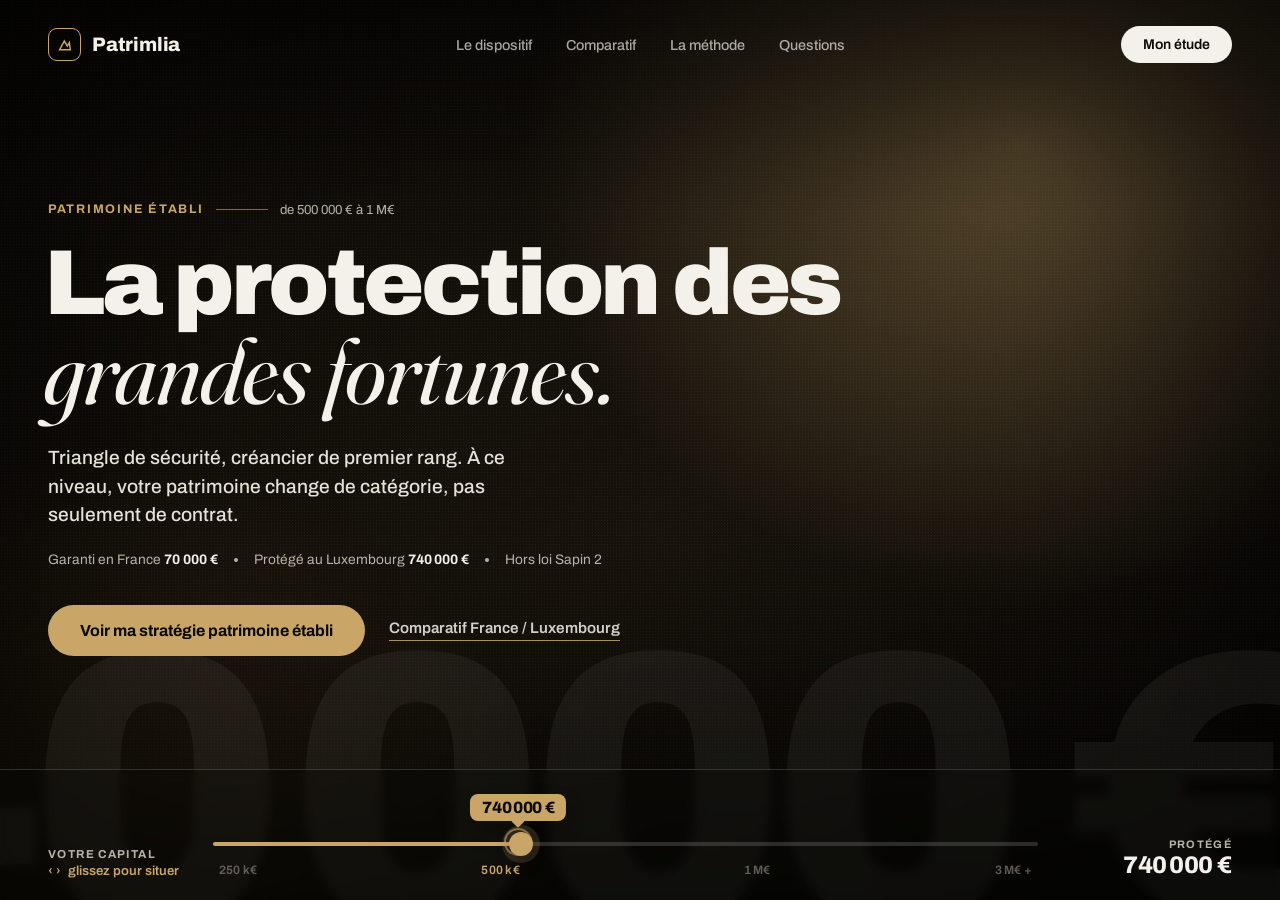
<file: blocks/hero-slider.html>
<!doctype html><html lang="fr"><head><meta charset="utf-8"><meta name="viewport" content="width=device-width,initial-scale=1"><title>Patrimlia</title>
<link rel="preconnect" href="https://fonts.googleapis.com"><link rel="preconnect" href="https://fonts.gstatic.com" crossorigin>
<link rel="stylesheet" href="https://fonts.googleapis.com/css2?family=Archivo:wght@500;600;700;800;900&family=Fraunces:opsz,wght@9..144,400;9..144,500&display=swap">
<style>
:root{
  --paper:#f4f1ea; --mut:#b9b2a6; --line:rgba(244,241,234,.16);
  --gold:#caa568; --arch:"Archivo",system-ui,sans-serif; --fr:"Fraunces",Georgia,serif;
}
*{box-sizing:border-box;margin:0}
html,body{height:100%}
body{font-family:var(--arch);background:#0b0a09;color:var(--paper);-webkit-font-smoothing:antialiased;overflow-x:hidden}
.stage{position:relative;min-height:100vh;display:flex;flex-direction:column;overflow:hidden}

.grade{position:absolute;inset:0;z-index:0;opacity:0;transition:opacity 1s ease}
.grade.on{opacity:1}
.g0{background:
  radial-gradient(70% 90% at 78% 18%,rgba(39,148,96,.42),transparent 58%),
  radial-gradient(60% 80% at 12% 92%,rgba(12,60,40,.6),transparent 60%),
  linear-gradient(135deg,#07130d,#0a1b12 55%,#06100b)}
.g1{background:
  radial-gradient(70% 90% at 80% 16%,rgba(202,165,104,.38),transparent 56%),
  radial-gradient(55% 75% at 10% 95%,rgba(60,45,20,.6),transparent 60%),
  linear-gradient(135deg,#0c0a07,#17120b 55%,#0a0806)}
.g2{background:
  radial-gradient(70% 90% at 80% 16%,rgba(120,150,210,.4),transparent 56%),
  radial-gradient(55% 80% at 8% 95%,rgba(20,34,66,.7),transparent 60%),
  linear-gradient(135deg,#070a12,#0c1220 55%,#060910)}
.g3{background:
  radial-gradient(70% 90% at 80% 16%,rgba(176,86,60,.4),transparent 56%),
  radial-gradient(55% 80% at 8% 95%,rgba(70,30,24,.65),transparent 60%),
  linear-gradient(135deg,#120807,#1e0d0a 55%,#0d0605)}
.grain{position:absolute;inset:0;z-index:1;pointer-events:none;opacity:.055;
  background-image:radial-gradient(rgba(255,255,255,.9) .5px,transparent .5px);background-size:3px 3px}
.vig{position:absolute;inset:0;z-index:1;pointer-events:none;
  box-shadow:inset 0 0 240px 60px rgba(0,0,0,.6);background:linear-gradient(180deg,rgba(0,0,0,.35),transparent 24%,transparent 60%,rgba(0,0,0,.6))}

.ghost{position:absolute;z-index:1;right:-2vw;bottom:-5vh;font-family:var(--arch);font-weight:900;
  font-size:30vw;line-height:.8;letter-spacing:-.04em;color:rgba(244,241,234,.05);
  font-variant-numeric:tabular-nums;white-space:nowrap;pointer-events:none;user-select:none;
  animation:floaty 9s ease-in-out infinite alternate}
@keyframes floaty{from{transform:translateY(0)}to{transform:translateY(-14px)}}

.wrap{width:100%;max-width:1320px;margin:0 auto;padding-inline:48px;position:relative;z-index:3}
nav{display:flex;align-items:center;justify-content:space-between;padding-block:26px}
.brand{display:flex;align-items:center;gap:11px;font-weight:800;font-size:1.22rem;letter-spacing:-0.01em}
.brand .mk{width:33px;height:33px;border-radius:9px;border:1px solid var(--gold);display:grid;place-items:center}
.brand .mk svg{width:16px;height:16px;color:var(--gold)}
.links{display:flex;gap:34px}
.links a{font-size:.9rem;font-weight:500;color:var(--paper);opacity:.68;text-decoration:none}
.links a:hover{opacity:1}
.navcta{font-size:.88rem;font-weight:600;color:#0b0a09;background:var(--paper);border-radius:999px;padding:11px 22px;text-decoration:none}

.content{flex:1;display:flex;flex-direction:column;justify-content:center;padding-block:20px}
.anim{opacity:0;transform:translateY(16px);animation:rise .8s cubic-bezier(.2,.7,.2,1) forwards}
@keyframes rise{to{opacity:1;transform:none}}
.kicker{display:flex;align-items:center;gap:12px;margin-bottom:22px;animation-delay:.05s}
.kicker .seg{font-size:.78rem;font-weight:700;letter-spacing:.14em;text-transform:uppercase;color:var(--gold)}
.kicker .ln{height:1px;width:52px;background:var(--gold);opacity:.6}
.kicker .cap{font-size:.82rem;color:var(--mut);font-variant-numeric:tabular-nums}
h1{font-family:var(--arch);font-weight:900;letter-spacing:-0.035em;line-height:.96;
  font-size:clamp(2.8rem,7.2vw,6.6rem);max-width:15ch;margin-left:-4px;animation-delay:.12s}
h1 .thin{font-family:var(--fr);font-weight:400;font-style:italic;letter-spacing:-.01em}
.sub{margin-top:26px;font-size:clamp(1.05rem,1.5vw,1.3rem);line-height:1.5;color:#e6e1d6;max-width:46ch;font-weight:500;animation-delay:.2s}
.statline{margin-top:22px;display:flex;align-items:center;gap:16px;font-size:.86rem;color:var(--mut);flex-wrap:wrap;animation-delay:.28s}
.statline b{color:var(--paper);font-weight:700;font-variant-numeric:tabular-nums}
.statline .dot{width:4px;height:4px;border-radius:50%;background:var(--mut)}
.actions{margin-top:38px;display:flex;align-items:center;gap:24px;flex-wrap:wrap;animation-delay:.36s}
.btn{font-size:1rem;font-weight:700;color:#0b0a09;background:var(--gold);border:none;border-radius:999px;padding:17px 32px;text-decoration:none;cursor:pointer;transition:.18s}
.btn:hover{background:#dab878}
.ghostlink{font-size:.95rem;font-weight:600;color:var(--paper);opacity:.85;text-decoration:none;border-bottom:1px solid var(--gold);padding-bottom:4px}
.ghostlink:hover{opacity:1}

/* controle */
.control{position:relative;z-index:3;border-top:1px solid var(--line);background:rgba(10,9,8,.34);backdrop-filter:blur(5px)}
.control .wrap{display:flex;align-items:flex-end;gap:34px;padding-block:20px 22px}
.clab{display:flex;flex-direction:column;gap:3px;white-space:nowrap}
.clab .t{font-size:.72rem;font-weight:700;letter-spacing:.12em;text-transform:uppercase;color:var(--mut)}
.clab .hint{font-size:.82rem;font-weight:600;color:var(--gold);display:flex;align-items:center;gap:7px;transition:opacity .4s}
.clab .hint .ar{display:inline-flex;animation:swish 1.5s ease-in-out infinite}
@keyframes swish{0%,100%{transform:translateX(-3px)}50%{transform:translateX(3px)}}
.sld{position:relative;flex:1;min-width:0;padding-top:52px}
.bubble{position:absolute;top:4px;left:12%;transform:translateX(-50%);display:flex;flex-direction:column;align-items:center;gap:2px;pointer-events:none;transition:left .12s ease}
.bubble .bv{font-size:1.02rem;font-weight:800;letter-spacing:-.02em;font-variant-numeric:tabular-nums;background:var(--gold);color:#0b0a09;padding:5px 12px;border-radius:8px;box-shadow:0 10px 24px -8px rgba(0,0,0,.7);white-space:nowrap}
.bubble .bv::after{content:"";position:absolute;left:50%;bottom:-5px;transform:translateX(-50%) rotate(45deg);width:9px;height:9px;background:var(--gold)}
.bubble.nudge{animation:bob 1.6s ease-in-out infinite}
@keyframes bob{0%,100%{transform:translateX(-50%) translateY(0)}50%{transform:translateX(-50%) translateY(-6px)}}
.track{position:relative;height:4px;background:rgba(244,241,234,.16);border-radius:3px}
.tfill{position:absolute;left:0;top:0;height:100%;background:var(--gold);border-radius:3px;width:12%;transition:width .12s}
input[type=range]{position:absolute;top:calc(52px - 13px);left:0;width:100%;height:30px;margin:0;background:transparent;-webkit-appearance:none;appearance:none;cursor:grab}
input[type=range]:active{cursor:grabbing}
input[type=range]::-webkit-slider-thumb{-webkit-appearance:none;appearance:none;width:24px;height:24px;border-radius:50%;background:var(--gold);box-shadow:0 0 0 7px rgba(202,165,104,.16),0 6px 16px -4px rgba(0,0,0,.7);cursor:grab}
input[type=range]::-moz-range-thumb{width:24px;height:24px;border:none;border-radius:50%;background:var(--gold);box-shadow:0 0 0 7px rgba(202,165,104,.16)}
.ring{position:absolute;top:52px;left:12%;width:24px;height:24px;border-radius:50%;transform:translate(-50%,-50%);pointer-events:none;box-shadow:0 0 0 2px rgba(202,165,104,.6);animation:pulse 1.8s ease-out infinite;transition:left .12s}
@keyframes pulse{0%{box-shadow:0 0 0 2px rgba(202,165,104,.55)}70%{box-shadow:0 0 0 16px rgba(202,165,104,0)}100%{box-shadow:0 0 0 16px rgba(202,165,104,0)}}
.marks{display:flex;justify-content:space-between;margin-top:16px}
.mark{font-size:.76rem;font-weight:600;color:var(--mut);opacity:.5;letter-spacing:.02em;cursor:pointer;transition:.2s;background:none;border:none;font-family:var(--arch)}
.mark.on{color:var(--gold);opacity:1}
.cnow{display:flex;flex-direction:column;align-items:flex-end;gap:2px;white-space:nowrap;min-width:160px}
.cnow .t{font-size:.68rem;font-weight:700;letter-spacing:.12em;text-transform:uppercase;color:var(--mut)}
.cnow .v{font-size:1.5rem;font-weight:800;letter-spacing:-.02em;font-variant-numeric:tabular-nums}

@media(max-width:1024px){.links{display:none}}
@media(max-width:720px){.wrap{padding-inline:24px}.control .wrap{flex-wrap:wrap;gap:14px 20px}.cnow{min-width:0;align-items:flex-start;order:-1}.ghost{font-size:46vw}.sld{flex-basis:100%}}
</style></head>
<body>
<section class="stage">
  <div class="grade g0 on"></div><div class="grade g1"></div><div class="grade g2"></div><div class="grade g3"></div>
  <div class="grain"></div><div class="vig"></div>
  <div class="ghost" id="ghost">500 000 €</div>

  <nav class="wrap">
    <span class="brand"><span class="mk"><svg viewBox="0 0 24 24" fill="none" stroke="currentColor" stroke-width="2.2"><path d="M4 19l7-13 4.5 7.5 3-5L20 19z"/></svg></span>Patrimlia</span>
    <div class="links"><a href="#">Le dispositif</a><a href="#">Comparatif</a><a href="#">La méthode</a><a href="#">Questions</a></div>
    <a class="navcta" href="#">Mon étude</a>
  </nav>

  <div class="wrap content">
    <div class="kicker anim"><span class="seg" id="seg">Patrimoine établi</span><span class="ln"></span><span class="cap" id="capk">de 500 000 € à 1 M€</span></div>
    <h1 class="anim" id="h1">La protection des <span class="thin">grandes fortunes.</span></h1>
    <p class="sub anim" id="sub">Triangle de sécurité, créancier de premier rang. À ce niveau, votre patrimoine change de catégorie, pas seulement de contrat.</p>
    <div class="statline anim">
      <span>Garanti en France <b>70 000 €</b></span><span class="dot"></span>
      <span>Protégé au Luxembourg <b id="prot">500 000 €</b></span><span class="dot"></span>
      <span>Hors loi Sapin 2</span>
    </div>
    <div class="actions anim">
      <a class="btn" id="cta" href="#strategie-500k">Voir ma stratégie patrimoine établi</a>
      <a class="ghostlink" href="#comparatif">Comparatif France / Luxembourg</a>
    </div>
  </div>

  <div class="control"><div class="wrap">
    <div class="clab">
      <span class="t">Votre capital</span>
      <span class="hint" id="hint"><span class="ar">‹ ›</span> glissez pour situer</span>
    </div>
    <div class="sld">
      <div class="bubble nudge" id="bubble"><span class="bv" id="bv">500 000 €</span></div>
      <div class="ring" id="ring"></div>
      <div class="track"><div class="tfill" id="tfill"></div></div>
      <input type="range" id="rng" min="0" max="100" value="36" step="1" aria-label="Votre capital">
      <div class="marks">
        <button class="mark" data-b="0" data-p="6">250 k€</button>
        <button class="mark" data-b="1" data-p="36">500 k€</button>
        <button class="mark" data-b="2" data-p="66">1 M€</button>
        <button class="mark" data-b="3" data-p="94">3 M€ +</button>
      </div>
    </div>
    <div class="cnow"><span class="t">Protégé</span><span class="v" id="now">500 000 €</span></div>
  </div></div>
</section>

<script>
(function(){
  var rng=document.getElementById('rng'),tfill=document.getElementById('tfill'),
      now=document.getElementById('now'),ghost=document.getElementById('ghost'),
      prot=document.getElementById('prot'),seg=document.getElementById('seg'),
      capk=document.getElementById('capk'),h1=document.getElementById('h1'),
      sub=document.getElementById('sub'),cta=document.getElementById('cta'),
      bubble=document.getElementById('bubble'),bv=document.getElementById('bv'),
      ring=document.getElementById('ring'),hint=document.getElementById('hint'),
      grades=[document.querySelector('.g0'),document.querySelector('.g1'),document.querySelector('.g2'),document.querySelector('.g3')],
      marks=document.querySelectorAll('.mark');
  function cap(p){
    if(p<=25) return 250+(p/25)*250;
    if(p<=50) return 500+((p-25)/25)*500;
    if(p<=80) return 1000+((p-50)/30)*2000;
    return 3000+((p-80)/20)*2000;
  }
  function euro(k){return (Math.round(k)*1000).toLocaleString('fr-FR')+' €';}
  function ghostFmt(k){ if(k>=1000){var m=k/1000;return (m%1===0?m.toFixed(0):m.toFixed(1).replace('.',','))+' M€';} return euro(k);}
  var SEG=[
    {n:'Investisseur prévoyant',range:'de 250 000 € à 500 000 €',
     h:'Votre capital, <span class="thin">hors de portée.</span>',
     s:'Dès 250 000 €, c\'est le droit luxembourgeois qui protège votre épargne. Pas un plafond de garantie de 70 000 €.',
     c:'Voir la stratégie à partir de 250 000 €',u:'#strategie-250k'},
    {n:'Patrimoine établi',range:'de 500 000 € à 1 M€',
     h:'La protection des <span class="thin">grandes fortunes.</span>',
     s:'Triangle de sécurité, créancier de premier rang. À ce niveau, votre patrimoine change de catégorie, pas seulement de contrat.',
     c:'Voir ma stratégie patrimoine établi',u:'#strategie-500k'},
    {n:'Grande fortune',range:'de 1 M€ à 3 M€',
     h:'Diversifier, <span class="thin">c\'est défendre.</span>',
     s:'Multidevises, fonds dédiés, transmission optimisée. Une architecture patrimoniale complète sur un seul contrat.',
     c:'Accéder à la stratégie grande fortune',u:'#strategie-1m'},
    {n:'Famille & Family office',range:'3 M€ et au-delà',
     h:'L\'architecture <span class="thin">d\'une famille.</span>',
     s:'Fonds internes dédiés (FID, FAS), gouvernance familiale, un interlocuteur dédié à votre lignée.',
     c:'Parler à un conseiller family office',u:'#family-office'}
  ];
  function idx(k){if(k<500)return 0;if(k<1000)return 1;if(k<3000)return 2;return 3;}
  var cur=-1;
  function render(){
    var p=+rng.value,k=cap(p),i=idx(k),s=SEG[i];
    tfill.style.width=Math.max(p,4)+'%';
    var lx=Math.min(Math.max(p,4),97)+'%';
    bubble.style.left=lx; ring.style.left=lx;
    now.textContent=euro(k); prot.textContent=euro(k); ghost.textContent=ghostFmt(k); bv.textContent=euro(k);
    if(i!==cur){
      cur=i;
      grades.forEach(function(g,j){g.classList.toggle('on',j===i);});
      seg.textContent=s.n; capk.textContent=s.range;
      h1.innerHTML=s.h; sub.textContent=s.s;
      cta.textContent=s.c; cta.setAttribute('href',s.u);
      marks.forEach(function(m){m.classList.toggle('on',+m.dataset.b===i);});
    }
  }
  var touched=false;
  function engage(){ if(touched)return; touched=true;
    bubble.classList.remove('nudge'); ring.style.display='none';
    if(hint){hint.style.opacity='0';} }
  rng.addEventListener('input',function(){engage();render();});
  marks.forEach(function(m){m.addEventListener('click',function(){engage();rng.value=m.dataset.p;render();});});
  render();

  /* demo auto : une seule fois, montre que ca se glisse */
  var demoRAF;
  function demo(){
    var start=performance.now(),dur=1300,from=36,to=52;
    function step(t){
      if(touched)return;
      var k=(t-start)/dur;
      if(k>=1){rng.value=from;render();return;}
      var e=k<.5?(k*2):(2-k*2); // aller-retour
      var ease=e<.5?2*e*e:-1+(4-2*e)*e;
      rng.value=from+(to-from)*ease;render();
      demoRAF=requestAnimationFrame(step);
    }
    demoRAF=requestAnimationFrame(step);
  }
  setTimeout(demo,1100);
})();
</script>
</body></html>
</file>
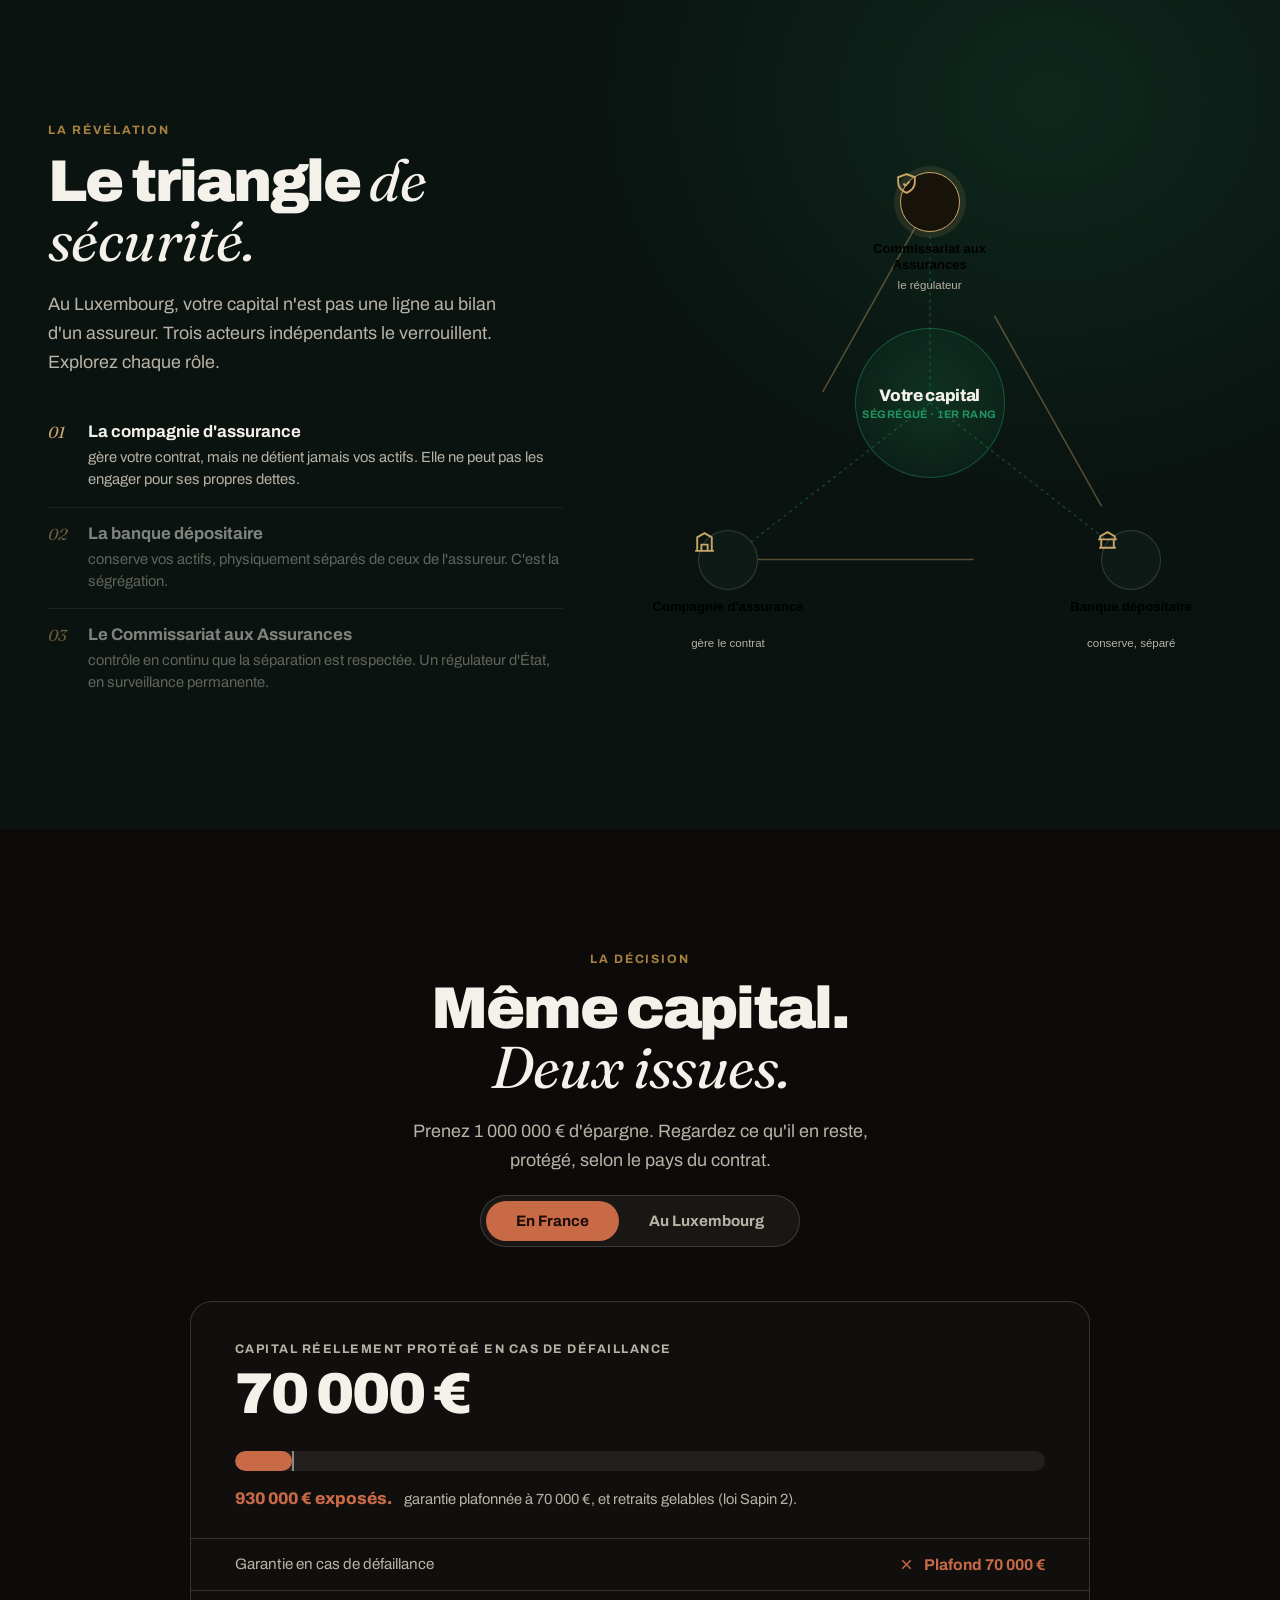
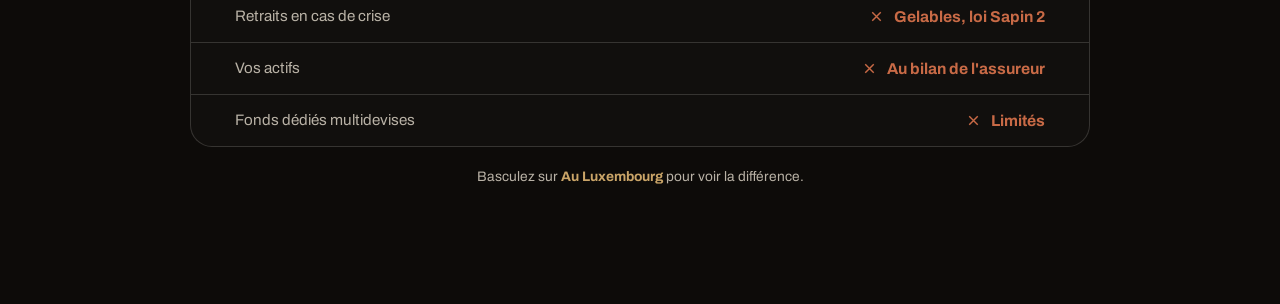
<file: blocks/triangle-duel.html>
<!doctype html><html lang="fr"><head><meta charset="utf-8"><meta name="viewport" content="width=device-width,initial-scale=1"><title>Patrimlia sections</title>
<link rel="preconnect" href="https://fonts.googleapis.com"><link rel="preconnect" href="https://fonts.gstatic.com" crossorigin>
<link rel="stylesheet" href="https://fonts.googleapis.com/css2?family=Archivo:wght@400;500;600;700;800;900&family=Fraunces:opsz,wght@9..144,400;9..144,500&display=swap">
<style>
:root{--paper:#f4f1ea;--mut:#b9b2a6;--line:rgba(244,241,234,.16);--gold:#caa568;--gold-d:#a9823f;--green:#1f9460;--green-d:#15794a;--rust:#c86a46;--obs:#0b0a09;--arch:"Archivo",system-ui,sans-serif;--fr:"Fraunces",Georgia,serif}
*{box-sizing:border-box;margin:0}
body{font-family:var(--arch);background:var(--obs);color:var(--paper);-webkit-font-smoothing:antialiased;overflow-x:hidden}
.wrap{width:100%;max-width:1320px;margin:0 auto;padding-inline:48px}
.eyebrow{font-size:.76rem;font-weight:700;letter-spacing:.16em;text-transform:uppercase;color:var(--gold-d)}
.thin{font-family:var(--fr);font-weight:400;font-style:italic;letter-spacing:-.01em}
.band{padding-block:120px;position:relative;overflow:hidden}

/* reveal */
.rv{opacity:0;transform:translateY(26px);transition:opacity .9s cubic-bezier(.2,.7,.2,1),transform .9s cubic-bezier(.2,.7,.2,1)}
.rv.in{opacity:1;transform:none}
.rv.d1{transition-delay:.08s}.rv.d2{transition-delay:.16s}.rv.d3{transition-delay:.24s}

h2.big{font-weight:900;letter-spacing:-.035em;line-height:.98;font-size:clamp(2.2rem,4.6vw,3.8rem)}
.lead{margin-top:20px;font-size:1.12rem;line-height:1.6;color:var(--mut);max-width:46ch}

/* ===== TRIANGLE ===== */
.triwrap{background:radial-gradient(60% 80% at 82% 12%,rgba(31,148,96,.16),transparent 60%),#0a1310}
.tgrid{display:grid;grid-template-columns:.92fr 1.08fr;gap:64px;align-items:center}
.tpanel .step{display:flex;gap:14px;align-items:flex-start;padding:16px 0;border-top:1px solid var(--line);cursor:pointer;opacity:.5;transition:opacity .3s}
.tpanel .step:first-of-type{border-top:none}
.tpanel .step.on{opacity:1}
.tpanel .step .num{font-family:var(--fr);font-style:italic;font-size:1rem;color:var(--gold);flex:none;width:26px}
.tpanel .step b{font-weight:700;font-size:1.05rem;display:block}
.tpanel .step p{font-size:.92rem;color:var(--mut);margin-top:5px;line-height:1.5}

.triangle{position:relative;width:100%;max-width:560px;margin:0 auto;aspect-ratio:1/1}
.triangle svg{position:absolute;inset:0;width:100%;height:100%;overflow:visible}
.edge{fill:none;stroke:rgba(202,165,104,.4);stroke-width:1.5;stroke-dasharray:1;stroke-dashoffset:1;transition:stroke-dashoffset 1.3s ease .2s}
.triangle.in .edge{stroke-dashoffset:0}
.spoke{fill:none;stroke:rgba(31,148,96,.45);stroke-width:1.2;stroke-dasharray:3 4;opacity:0;transition:opacity .8s ease .9s}
.triangle.in .spoke{opacity:1}
.node{position:absolute;transform:translate(-50%,-50%);background:none;border:none;cursor:pointer;z-index:2}
.node .dot{width:60px;height:60px;border-radius:50%;background:#0d1a15;border:1px solid var(--line);display:grid;place-items:center;transition:.25s;margin:0 auto}
.node .dot svg{width:25px;height:25px;color:var(--gold);stroke-width:1.8}
.node .lb{position:absolute;left:50%;top:70px;transform:translateX(-50%);width:180px;font-size:.82rem;font-weight:700;text-align:center;line-height:1.25}
.node .sb{position:absolute;left:50%;top:108px;transform:translateX(-50%);width:180px;text-align:center;font-size:.72rem;color:var(--mut)}
.node.on .dot,.node:hover .dot{border-color:var(--gold);background:#17130b;box-shadow:0 0 0 6px rgba(202,165,104,.12)}
.core{position:absolute;left:50%;top:48%;transform:translate(-50%,-50%);width:150px;height:150px;border-radius:50%;background:radial-gradient(circle,rgba(31,148,96,.22),rgba(31,148,96,.05));border:1px solid rgba(31,148,96,.45);display:grid;place-items:center;text-align:center;opacity:0;scale:.8;transition:opacity .7s ease .7s,scale .7s cubic-bezier(.2,1.4,.4,1) .7s;z-index:1}
.triangle.in .core{opacity:1;scale:1}
.core .cv{font-weight:800;font-size:1.05rem;letter-spacing:-.02em}
.core .cl{font-size:.68rem;color:var(--green);letter-spacing:.04em;margin-top:3px;text-transform:uppercase;font-weight:700}

/* ===== DUEL COMPARATIF ===== */
.duel{background:#0d0b09}
.duelhead{text-align:center;max-width:52ch;margin:0 auto 20px}
.toggle{display:flex;justify-content:center;gap:0;margin:0 auto 54px;width:max-content;background:rgba(244,241,234,.05);border:1px solid var(--line);border-radius:999px;padding:5px}
.toggle button{font-family:var(--arch);font-size:.95rem;font-weight:700;color:var(--mut);background:none;border:none;padding:12px 30px;border-radius:999px;cursor:pointer;transition:.25s}
.toggle button.on[data-t="fr"]{background:var(--rust);color:#1a0d08}
.toggle button.on[data-t="lx"]{background:var(--green);color:#04120b}
.scene{max-width:900px;margin:0 auto;border:1px solid var(--line);border-radius:22px;overflow:hidden;background:rgba(244,241,234,.02)}
.scene .top{padding:40px 44px 30px}
.scene .cap-l{font-size:.78rem;font-weight:700;letter-spacing:.12em;text-transform:uppercase;color:var(--mut)}
.scene .cap-v{font-weight:900;font-size:clamp(2.4rem,5vw,3.6rem);letter-spacing:-.03em;font-variant-numeric:tabular-nums;margin-top:6px}
.meter{margin-top:26px;height:20px;border-radius:999px;background:rgba(244,241,234,.07);position:relative;overflow:hidden}
.meter .fillbar{position:absolute;left:0;top:0;height:100%;border-radius:999px;width:100%;transition:width 1s cubic-bezier(.3,.9,.3,1),background 1s}
.meter .mk70{position:absolute;top:-6px;bottom:-6px;left:7%;width:2px;background:var(--paper);opacity:.5}
.scene .verdict{display:flex;align-items:baseline;gap:12px;margin-top:18px;font-size:1.05rem}
.scene .verdict .tag{font-weight:800}
.scene .verdict .sub{color:var(--mut);font-size:.92rem}
.scene .rows{border-top:1px solid var(--line)}
.scene .r{display:grid;grid-template-columns:1fr auto;gap:16px;padding:17px 44px;border-bottom:1px solid var(--line);align-items:center}
.scene .r:last-child{border-bottom:none}
.scene .r .k{font-size:.95rem;color:var(--mut)}
.scene .r .v{font-size:.98rem;font-weight:700;display:flex;align-items:center;gap:9px;justify-content:flex-end;text-align:right}
.scene .r .v svg{width:17px;height:17px;flex:none}
.v.bad{color:var(--rust)} .v.good{color:#49c187}
.hintline{text-align:center;margin-top:22px;font-size:.86rem;color:var(--mut)}
.hintline b{color:var(--gold)}

@media(max-width:900px){.tgrid{grid-template-columns:1fr;gap:40px}.wrap{padding-inline:22px}.scene .top,.scene .r{padding-inline:24px}.node{width:120px}.node .dot{width:48px;height:48px}}
</style></head>
<body>

<!-- ===== DISPOSITIF : TRIANGLE DE SECURITE ===== -->
<section class="band triwrap"><div class="wrap">
  <div class="tgrid">
    <div class="tpanel">
      <span class="eyebrow rv">La révélation</span>
      <h2 class="big rv d1" style="margin-top:14px">Le triangle <span class="thin">de sécurité.</span></h2>
      <p class="lead rv d2">Au Luxembourg, votre capital n'est pas une ligne au bilan d'un assureur. Trois acteurs indépendants le verrouillent. Explorez chaque rôle.</p>
      <div class="tsteps rv d3" style="margin-top:30px">
        <div class="step on" data-k="0"><span class="num">01</span><div><b>La compagnie d'assurance</b><p>gère votre contrat, mais ne détient jamais vos actifs. Elle ne peut pas les engager pour ses propres dettes.</p></div></div>
        <div class="step" data-k="1"><span class="num">02</span><div><b>La banque dépositaire</b><p>conserve vos actifs, physiquement séparés de ceux de l'assureur. C'est la ségrégation.</p></div></div>
        <div class="step" data-k="2"><span class="num">03</span><div><b>Le Commissariat aux Assurances</b><p>contrôle en continu que la séparation est respectée. Un régulateur d'État, en surveillance permanente.</p></div></div>
      </div>
    </div>

    <div class="triangle" id="tri">
      <svg viewBox="0 0 100 100" preserveAspectRatio="none">
        <path class="edge" pathLength="1" vector-effect="non-scaling-stroke" d="M50 12 L14 76 L86 76 Z"/>
        <path class="spoke" vector-effect="non-scaling-stroke" d="M50 12 L50 48"/><path class="spoke" vector-effect="non-scaling-stroke" d="M14 76 L50 48"/><path class="spoke" vector-effect="non-scaling-stroke" d="M86 76 L50 48"/>
      </svg>
      <div class="core"><div><div class="cv">Votre capital</div><div class="cl">ségrégué · 1er rang</div></div></div>
      <button class="node on" data-k="2" style="left:50%;top:12%">
        <span class="dot"><svg viewBox="0 0 24 24" fill="none" stroke="currentColor"><path d="M12 3 4 6v5c0 5 3.5 8 8 10 4.5-2 8-5 8-10V6z"/><path d="M9 12l2 2 4-4"/></svg></span>
        <span class="lb">Commissariat aux Assurances</span><span class="sb">le régulateur</span>
      </button>
      <button class="node" data-k="0" style="left:14%;top:76%">
        <span class="dot"><svg viewBox="0 0 24 24" fill="none" stroke="currentColor"><path d="M3 21h18M5 21V8l7-4 7 4v13M9 21v-6h6v6"/></svg></span>
        <span class="lb">Compagnie d'assurance</span><span class="sb">gère le contrat</span>
      </button>
      <button class="node" data-k="1" style="left:86%;top:76%">
        <span class="dot"><svg viewBox="0 0 24 24" fill="none" stroke="currentColor"><path d="M3 10h18M5 10V7l7-4 7 4v3M6 10v8M18 10v8M4 18h16"/></svg></span>
        <span class="lb">Banque dépositaire</span><span class="sb">conserve, séparé</span>
      </button>
    </div>
  </div>
</div></section>

<!-- ===== DUEL COMPARATIF ===== -->
<section class="band duel"><div class="wrap">
  <div class="duelhead">
    <span class="eyebrow rv">La décision</span>
    <h2 class="big rv d1" style="margin-top:14px">Même capital. <span class="thin">Deux issues.</span></h2>
    <p class="lead rv d2" style="margin-inline:auto;text-align:center">Prenez 1 000 000 € d'épargne. Regardez ce qu'il en reste, protégé, selon le pays du contrat.</p>
  </div>
  <div class="toggle rv d2">
    <button data-t="fr" class="on">En France</button>
    <button data-t="lx">Au Luxembourg</button>
  </div>

  <div class="scene rv d3">
    <div class="top">
      <div class="cap-l">Capital réellement protégé en cas de défaillance</div>
      <div class="cap-v" id="dv">70 000 €</div>
      <div class="meter"><div class="fillbar" id="fb" style="width:7%;background:var(--rust)"></div><div class="mk70"></div></div>
      <div class="verdict"><span class="tag" id="vtag" style="color:var(--rust)">930 000 € exposés.</span><span class="sub" id="vsub">garantie plafonnée à 70 000 €, et retraits gelables (loi Sapin 2).</span></div>
    </div>
    <div class="rows" id="rows"></div>
  </div>
  <p class="hintline rv">Basculez sur <b>Au Luxembourg</b> pour voir la différence.</p>
</div></section>

<script>
/* reveal au scroll */
var io=new IntersectionObserver(function(es){es.forEach(function(e){if(e.isIntersecting){e.target.classList.add('in');io.unobserve(e.target);}});},{threshold:.18});
document.querySelectorAll('.rv,.triangle').forEach(function(el){io.observe(el);});

/* triangle : sync steps <-> nodes */
var steps=document.querySelectorAll('.tpanel .step'),nodes=document.querySelectorAll('.node');
function pick(k){steps.forEach(function(s){s.classList.toggle('on',+s.dataset.k===k);});nodes.forEach(function(n){n.classList.toggle('on',+n.dataset.k===k);});}
steps.forEach(function(s){s.addEventListener('mouseenter',function(){pick(+s.dataset.k);});s.addEventListener('click',function(){pick(+s.dataset.k);});});
nodes.forEach(function(n){n.addEventListener('click',function(){pick(+n.dataset.k);});n.addEventListener('mouseenter',function(){pick(+n.dataset.k);});});

/* duel comparatif */
var DATA={
  fr:{v:'70 000 €',w:7,col:'var(--rust)',tag:'930 000 € exposés.',tagc:'var(--rust)',sub:'garantie plafonnée à 70 000 €, et retraits gelables (loi Sapin 2).',
    rows:[['Garantie en cas de défaillance','Plafond 70 000 €','bad'],['Retraits en cas de crise','Gelables, loi Sapin 2','bad'],['Vos actifs','Au bilan de l\'assureur','bad'],['Fonds dédiés multidevises','Limités','bad']]},
  lx:{v:'1 000 000 €',w:100,col:'var(--green)',tag:'100 % protégé.',tagc:'#49c187',sub:'créancier de 1er rang, actifs ségrégués, hors risque de gel.',
    rows:[['Garantie en cas de défaillance','Intégrale, 1er rang','good'],['Retraits en cas de crise','Toujours disponibles','good'],['Vos actifs','Ségrégués, hors bilan','good'],['Fonds dédiés multidevises','Oui, sur-mesure','good']]}
};
var dv=document.getElementById('dv'),fb=document.getElementById('fb'),vtag=document.getElementById('vtag'),vsub=document.getElementById('vsub'),rows=document.getElementById('rows'),tbtns=document.querySelectorAll('.toggle button');
var chk='<svg viewBox="0 0 24 24" fill="none" stroke="#49c187" stroke-width="2"><path d="M20 6 9 17l-5-5"/></svg>';
var crs='<svg viewBox="0 0 24 24" fill="none" stroke="#c86a46" stroke-width="2"><path d="M18 6 6 18M6 6l12 12"/></svg>';
function setDuel(t){
  var d=DATA[t];dv.textContent=d.v;fb.style.width=Math.max(d.w,4)+'%';fb.style.background=d.col;
  vtag.textContent=d.tag;vtag.style.color=d.tagc;vsub.textContent=d.sub;
  rows.innerHTML=d.rows.map(function(r){return '<div class="r"><span class="k">'+r[0]+'</span><span class="v '+r[2]+'">'+(r[2]==='good'?chk:crs)+r[1]+'</span></div>';}).join('');
  tbtns.forEach(function(b){b.classList.toggle('on',b.dataset.t===t);});
}
tbtns.forEach(function(b){b.addEventListener('click',function(){setDuel(b.dataset.t);});});
setDuel('fr');
</script>
</body></html>
</file>
